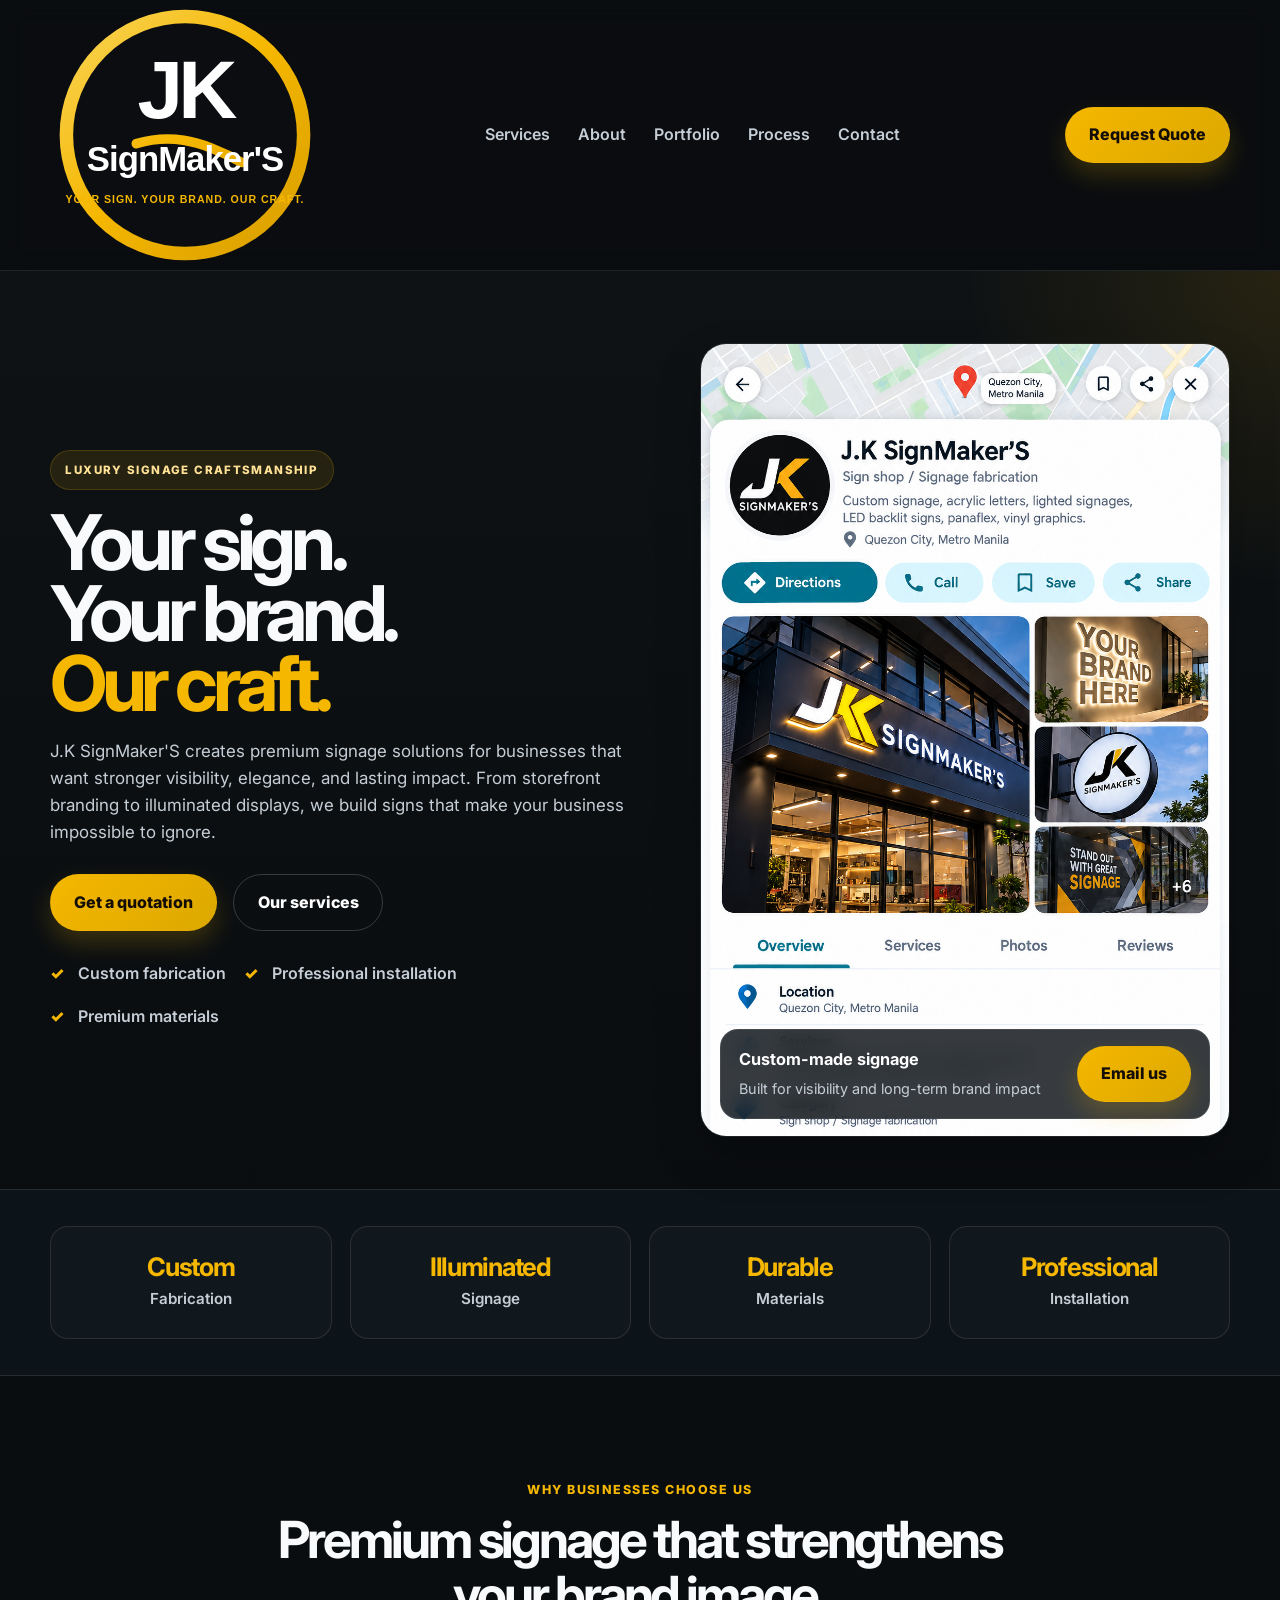
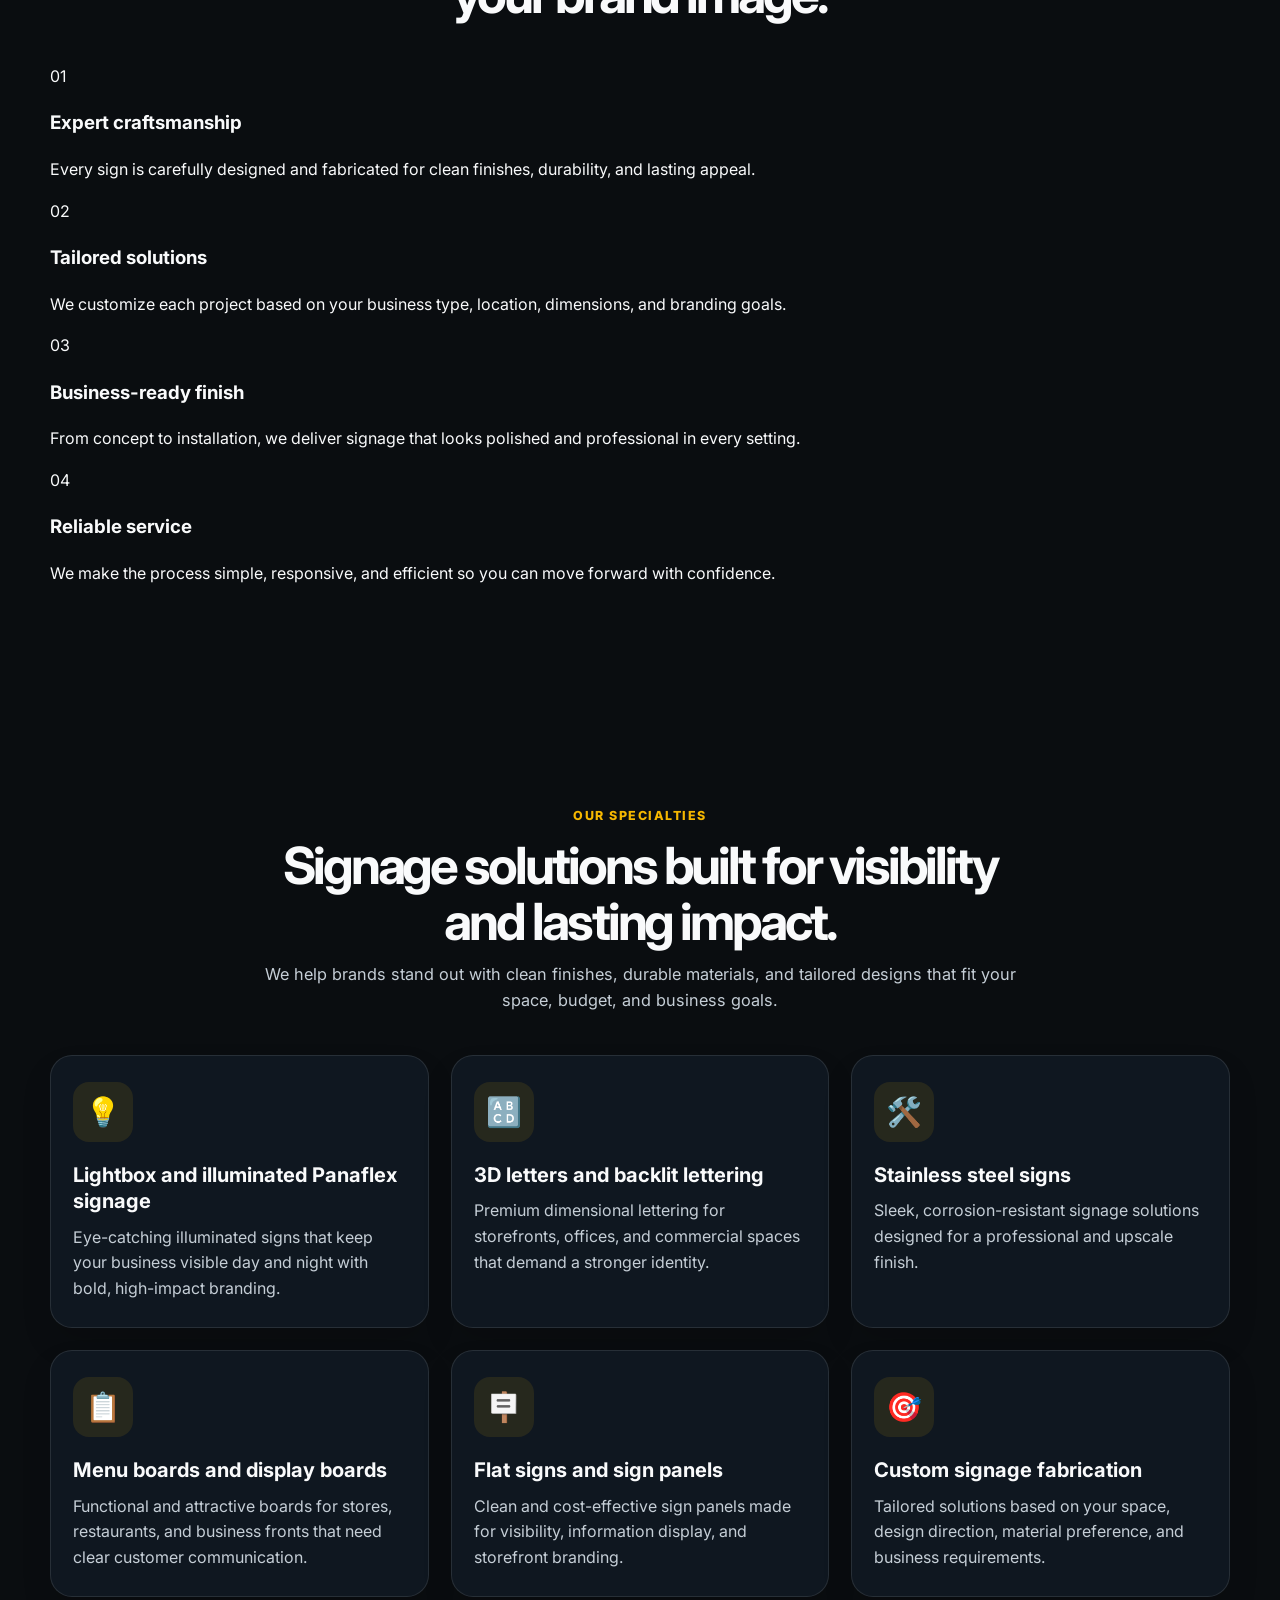
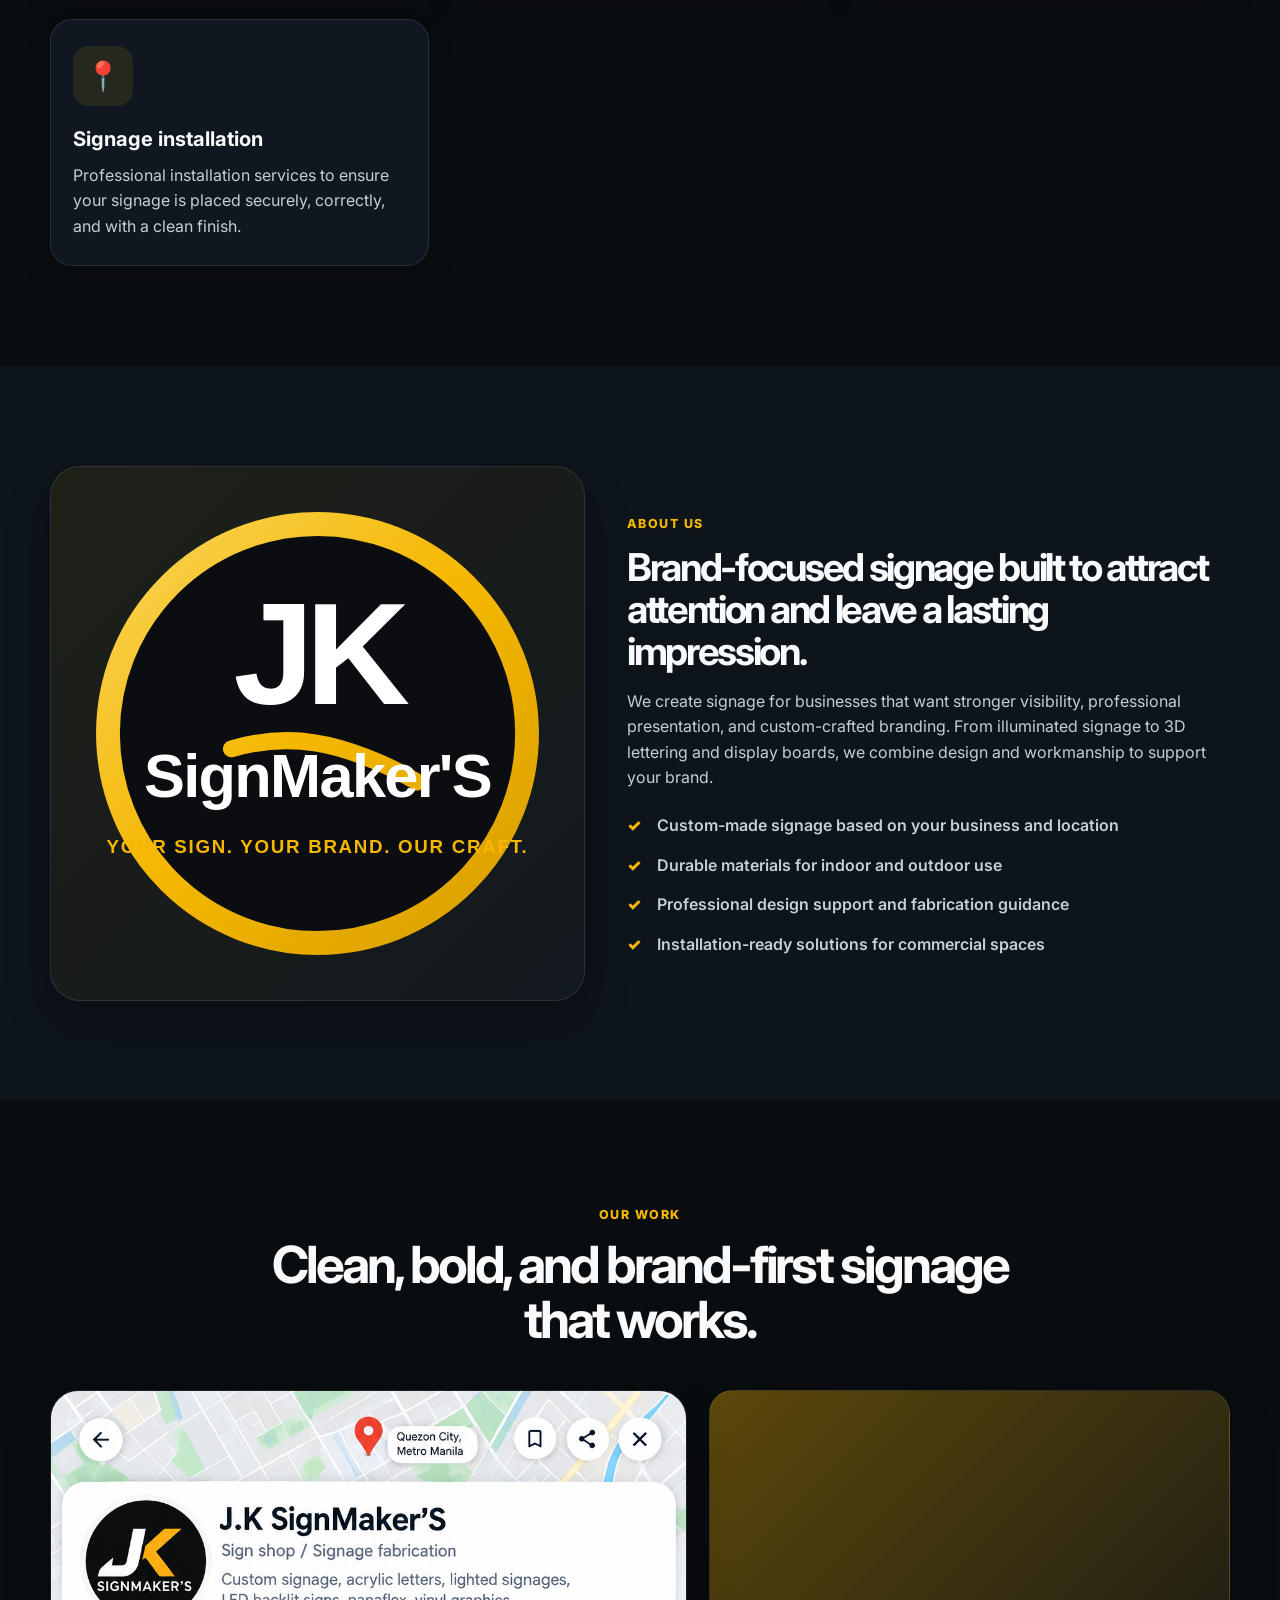
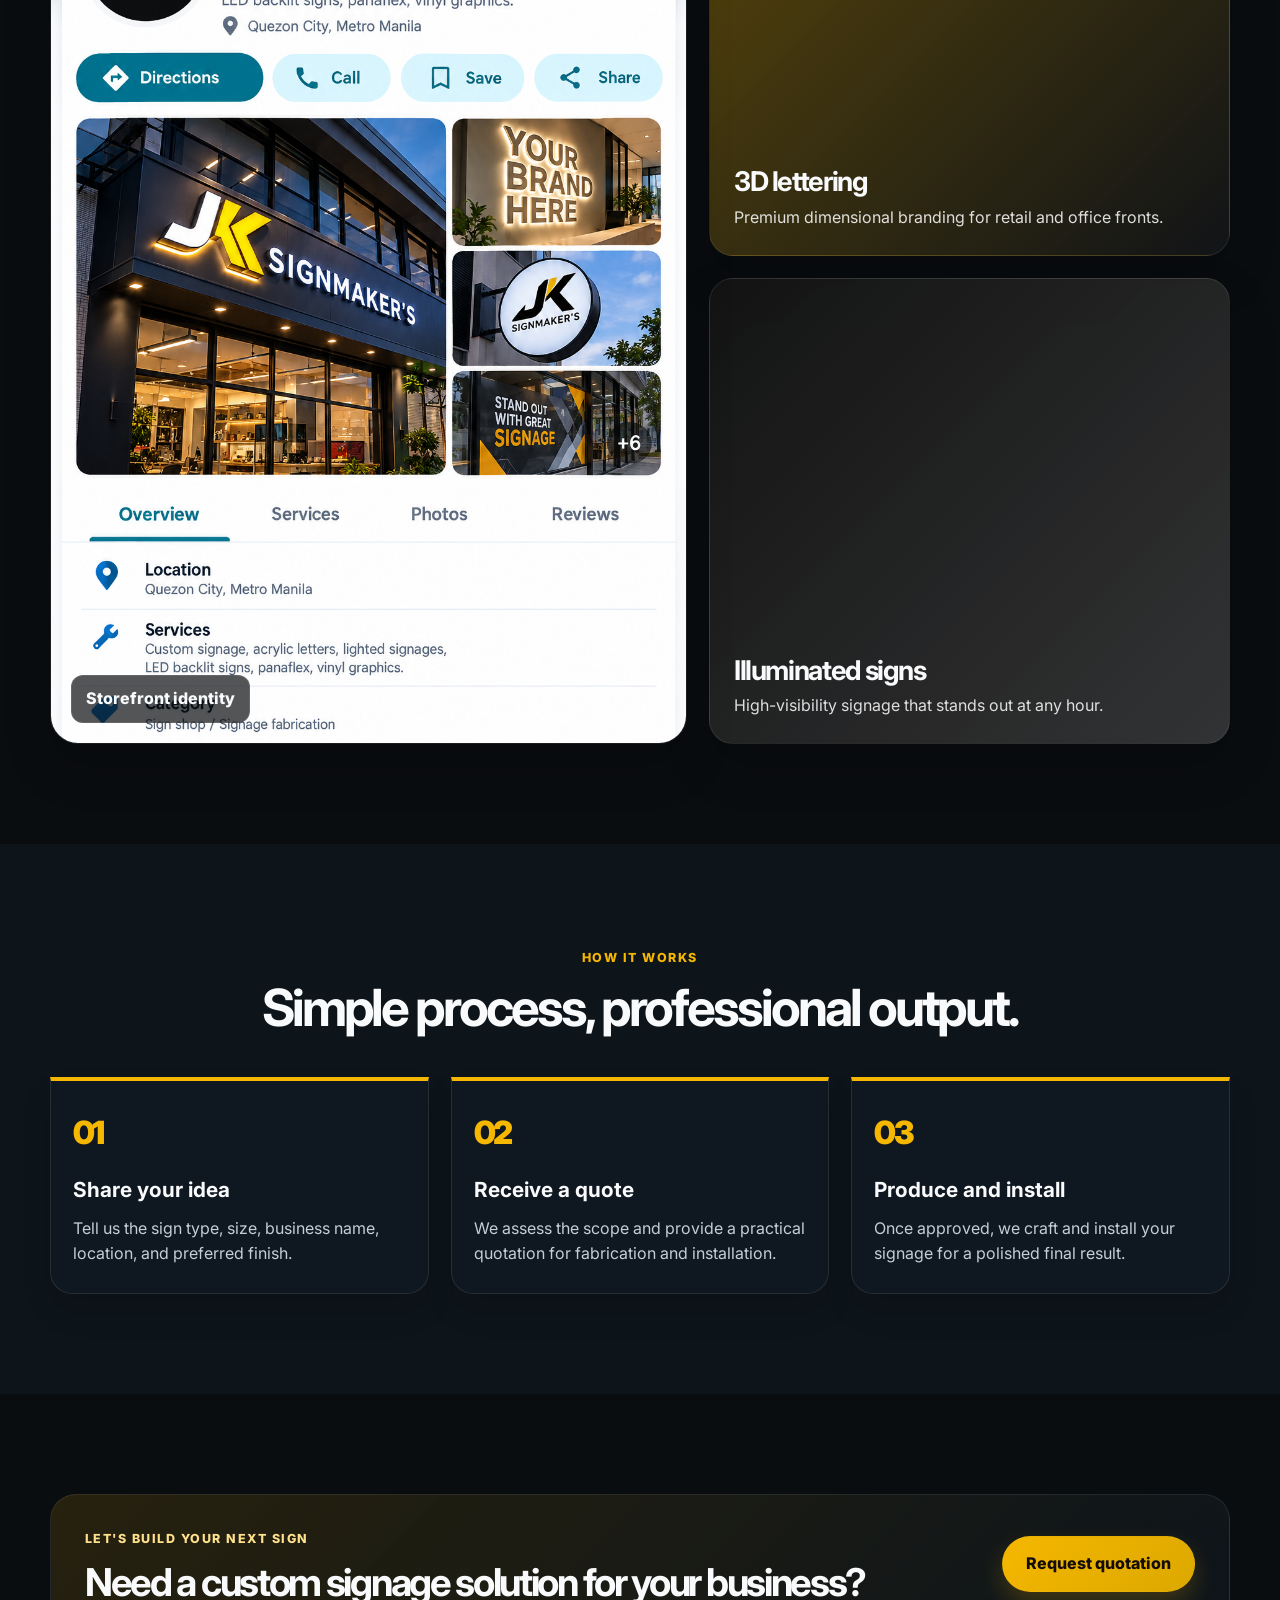
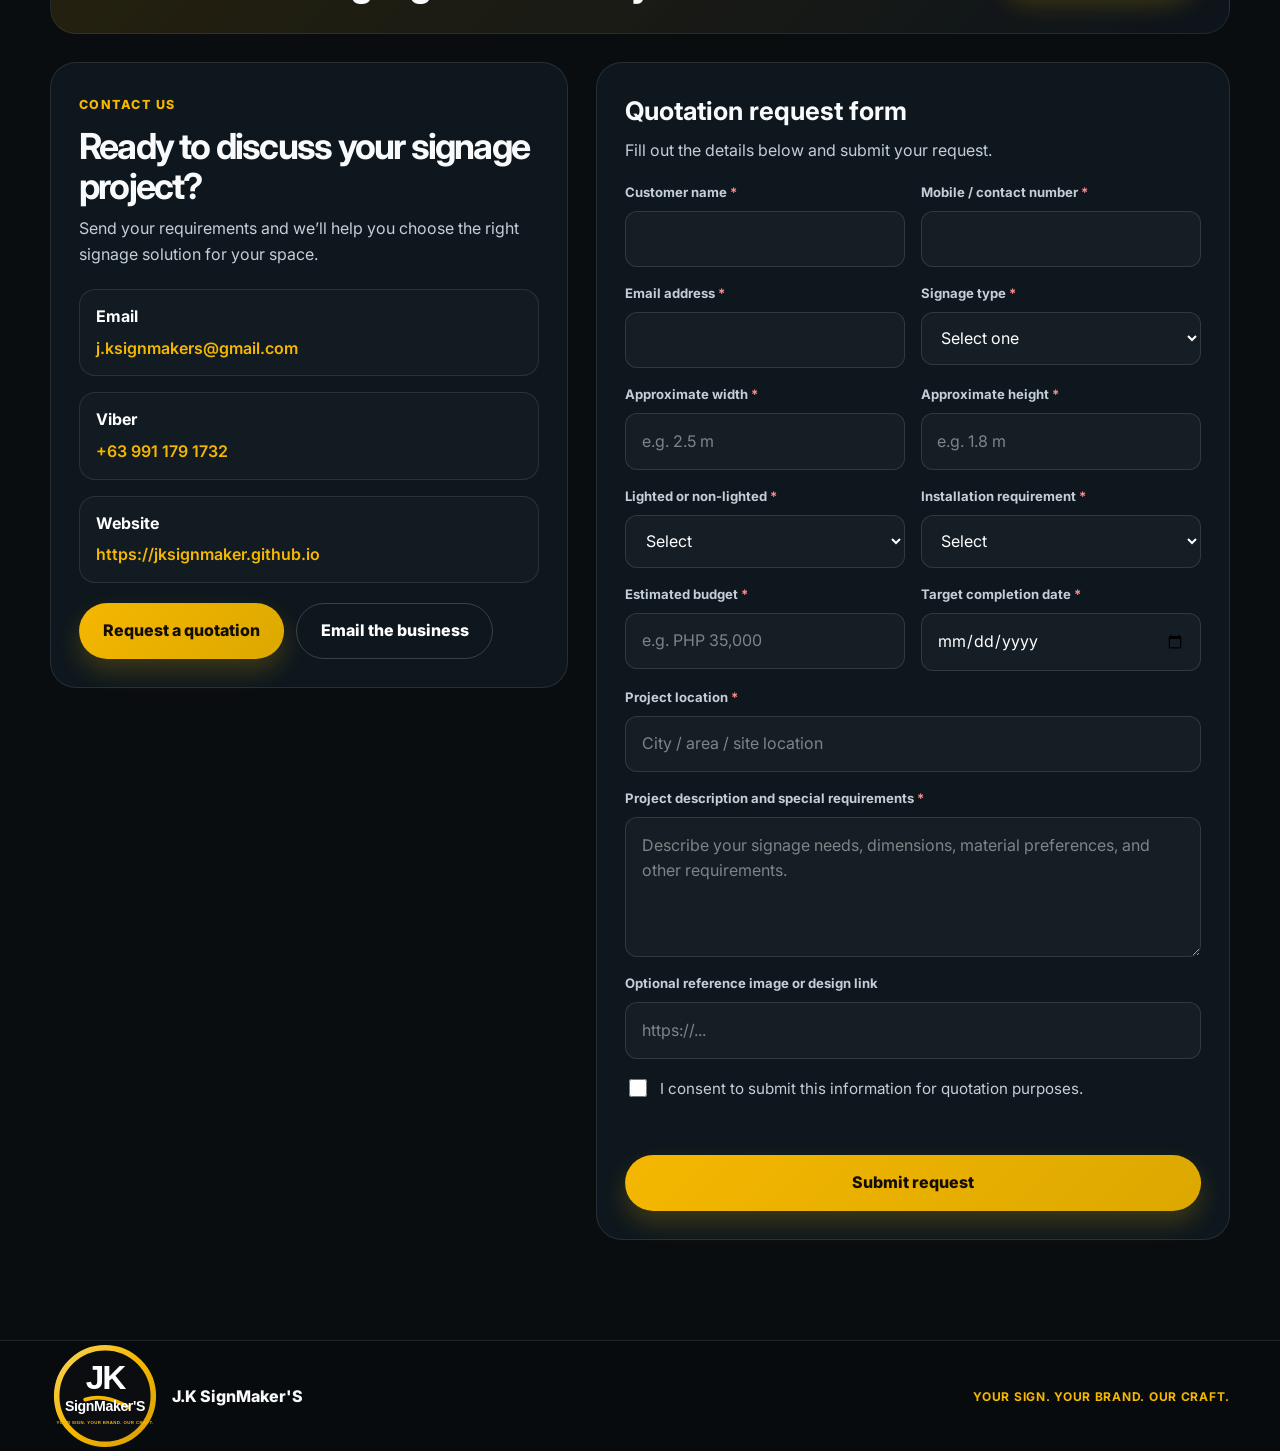
<file: index.html>
<!DOCTYPE html>
<html lang="en">
  <head>
    <meta charset="UTF-8" />
    <meta name="viewport" content="width=device-width, initial-scale=1.0" />
    <meta
      name="description"
      content="J.K SignMaker'S — premium signage fabrication, 3D letters, illuminated signage, stainless steel signs, menu boards, display boards, sign panels, and custom signage installation."
    />
    <meta name="theme-color" content="#0b0d10" />
    <title>J.K SignMaker'S | Custom Signage Fabrication</title>
    <link rel="preconnect" href="https://fonts.googleapis.com" />
    <link rel="preconnect" href="https://fonts.gstatic.com" crossorigin />
    <link href="https://fonts.googleapis.com/css2?family=Inter:wght@400;500;600;700;800;900&display=swap" rel="stylesheet" />
    <link rel="stylesheet" href="assets/style.css" />
    <script src="assets/script.js" defer></script>
  </head>
  <body>
    <header class="site-header">
      <div class="container nav-wrap">
        <a href="#home" class="brand" aria-label="J.K SignMaker'S home">
          <img src="assets/logo.svg" alt="J.K SignMaker'S logo" class="brand-logo" />
        </a>

        <nav class="main-nav" id="mainNav" aria-label="Main navigation">
          <a href="#services">Services</a>
          <a href="#about">About</a>
          <a href="#portfolio">Portfolio</a>
          <a href="#process">Process</a>
          <a href="#contact">Contact</a>
        </nav>

        <div class="nav-actions">
          <a href="#contact" class="btn btn-primary">Request Quote</a>
          <button class="menu-toggle" type="button" aria-label="Toggle menu" aria-expanded="false">
            <span></span><span></span><span></span>
          </button>
        </div>
      </div>
    </header>

    <main id="home">
      <section class="hero">
        <div class="container hero-grid">
          <div class="hero-copy">
            <span class="eyebrow">Luxury signage craftsmanship</span>
            <h1>
              Your sign.<br />
              Your brand.<br />
              <span>Our craft.</span>
            </h1>
            <p>
              J.K SignMaker'S creates premium signage solutions for businesses that want stronger visibility,
              elegance, and lasting impact. From storefront branding to illuminated displays, we build signs
              that make your business impossible to ignore.
            </p>

            <div class="hero-actions">
              <a href="#contact" class="btn btn-primary">Get a quotation</a>
              <a href="#services" class="btn btn-secondary">Our services</a>
            </div>

            <ul class="quick-features" aria-label="Business strengths">
              <li>Custom fabrication</li>
              <li>Professional installation</li>
              <li>Premium materials</li>
            </ul>
          </div>

          <div class="hero-visual" aria-label="Showcase image for J.K SignMaker'S signage work">
            <div class="hero-image-wrap">
              <img src="assets/signage-showcase.png" alt="J.K SignMaker'S signage fabrication showcase" />
            </div>
            <div class="floating-card">
              <div>
                <strong>Custom-made signage</strong>
                <span>Built for visibility and long-term brand impact</span>
              </div>
              <a href="mailto:j.ksignmakers@gmail.com?subject=Signage%20Quotation%20Inquiry" class="btn btn-primary">Email us</a>
            </div>
          </div>
        </div>
      </section>

      <section class="stats-section">
        <div class="container stats-grid">
          <div class="stat-item">
            <strong>Custom</strong>
            <span>Fabrication</span>
          </div>
          <div class="stat-item">
            <strong>Illuminated</strong>
            <span>Signage</span>
          </div>
          <div class="stat-item">
            <strong>Durable</strong>
            <span>Materials</span>
          </div>
          <div class="stat-item">
            <strong>Professional</strong>
            <span>Installation</span>
          </div>
        </div>
      </section>

      <section class="section trust-section">
        <div class="container">
          <div class="section-head">
            <span class="kicker">Why businesses choose us</span>
            <h2>Premium signage that strengthens your brand image.</h2>
          </div>

          <div class="trust-grid">
            <article class="trust-card">
              <div class="trust-icon">01</div>
              <h3>Expert craftsmanship</h3>
              <p>Every sign is carefully designed and fabricated for clean finishes, durability, and lasting appeal.</p>
            </article>

            <article class="trust-card">
              <div class="trust-icon">02</div>
              <h3>Tailored solutions</h3>
              <p>We customize each project based on your business type, location, dimensions, and branding goals.</p>
            </article>

            <article class="trust-card">
              <div class="trust-icon">03</div>
              <h3>Business-ready finish</h3>
              <p>From concept to installation, we deliver signage that looks polished and professional in every setting.</p>
            </article>

            <article class="trust-card">
              <div class="trust-icon">04</div>
              <h3>Reliable service</h3>
              <p>We make the process simple, responsive, and efficient so you can move forward with confidence.</p>
            </article>
          </div>
        </div>
      </section>

      <section class="section" id="services">
        <div class="container">
          <div class="section-head">
            <span class="kicker">Our specialties</span>
            <h2>Signage solutions built for visibility and lasting impact.</h2>
            <p>
              We help brands stand out with clean finishes, durable materials, and tailored designs that
              fit your space, budget, and business goals.
            </p>
          </div>

          <div class="services-grid">
            <article class="service-card">
              <div class="service-icon">💡</div>
              <h3>Lightbox and illuminated Panaflex signage</h3>
              <p>
                Eye-catching illuminated signs that keep your business visible day and night with bold, high-impact branding.
              </p>
            </article>

            <article class="service-card">
              <div class="service-icon">🔠</div>
              <h3>3D letters and backlit lettering</h3>
              <p>
                Premium dimensional lettering for storefronts, offices, and commercial spaces that demand a stronger identity.
              </p>
            </article>

            <article class="service-card">
              <div class="service-icon">🛠️</div>
              <h3>Stainless steel signs</h3>
              <p>
                Sleek, corrosion-resistant signage solutions designed for a professional and upscale finish.
              </p>
            </article>

            <article class="service-card">
              <div class="service-icon">📋</div>
              <h3>Menu boards and display boards</h3>
              <p>
                Functional and attractive boards for stores, restaurants, and business fronts that need clear customer communication.
              </p>
            </article>

            <article class="service-card">
              <div class="service-icon">🪧</div>
              <h3>Flat signs and sign panels</h3>
              <p>
                Clean and cost-effective sign panels made for visibility, information display, and storefront branding.
              </p>
            </article>

            <article class="service-card">
              <div class="service-icon">🎯</div>
              <h3>Custom signage fabrication</h3>
              <p>
                Tailored solutions based on your space, design direction, material preference, and business requirements.
              </p>
            </article>

            <article class="service-card">
              <div class="service-icon">📍</div>
              <h3>Signage installation</h3>
              <p>
                Professional installation services to ensure your signage is placed securely, correctly, and with a clean finish.
              </p>
            </article>
          </div>
        </div>
      </section>

      <section class="section section-alt" id="about">
        <div class="container about-grid">
          <div class="about-visual">
            <img src="assets/logo.svg" alt="J.K SignMaker'S branding" />
          </div>

          <div class="about-copy">
            <span class="kicker">About us</span>
            <h2>Brand-focused signage built to attract attention and leave a lasting impression.</h2>
            <p>
              We create signage for businesses that want stronger visibility, professional presentation, and custom-crafted branding.
              From illuminated signage to 3D lettering and display boards, we combine design and workmanship to support your brand.
            </p>

            <ul class="check-list">
              <li>Custom-made signage based on your business and location</li>
              <li>Durable materials for indoor and outdoor use</li>
              <li>Professional design support and fabrication guidance</li>
              <li>Installation-ready solutions for commercial spaces</li>
            </ul>
          </div>
        </div>
      </section>

      <section class="section" id="portfolio">
        <div class="container">
          <div class="section-head">
            <span class="kicker">Our work</span>
            <h2>Clean, bold, and brand-first signage that works.</h2>
          </div>

          <div class="portfolio-grid">
            <div class="portfolio-feature">
              <img src="assets/signage-showcase.png" alt="Custom signage project showcase" />
              <div class="portfolio-badge">Storefront identity</div>
            </div>

            <div class="portfolio-stack">
              <article class="portfolio-mini portfolio-gold">
                <div>
                  <h3>3D lettering</h3>
                  <p>Premium dimensional branding for retail and office fronts.</p>
                </div>
              </article>

              <article class="portfolio-mini portfolio-dark">
                <div>
                  <h3>Illuminated signs</h3>
                  <p>High-visibility signage that stands out at any hour.</p>
                </div>
              </article>
            </div>
          </div>
        </div>
      </section>

      <section class="section section-alt" id="process">
        <div class="container">
          <div class="section-head">
            <span class="kicker">How it works</span>
            <h2>Simple process, professional output.</h2>
          </div>

          <div class="steps-grid">
            <article class="step-card">
              <span class="step-number">01</span>
              <h3>Share your idea</h3>
              <p>Tell us the sign type, size, business name, location, and preferred finish.</p>
            </article>

            <article class="step-card">
              <span class="step-number">02</span>
              <h3>Receive a quote</h3>
              <p>We assess the scope and provide a practical quotation for fabrication and installation.</p>
            </article>

            <article class="step-card">
              <span class="step-number">03</span>
              <h3>Produce and install</h3>
              <p>Once approved, we craft and install your signage for a polished final result.</p>
            </article>
          </div>
        </div>
      </section>

      <section class="section" id="contact">
        <div class="container contact-shell">
          <div class="cta-box">
            <div>
              <span class="kicker light">Let's build your next sign</span>
              <h2>Need a custom signage solution for your business?</h2>
            </div>
            <a href="#quote-form" class="btn btn-primary">Request quotation</a>
          </div>

          <div class="contact-grid">
            <div class="contact-details">
              <span class="kicker">Contact us</span>
              <h2>Ready to discuss your signage project?</h2>
              <p>Send your requirements and we’ll help you choose the right signage solution for your space.</p>

              <div class="contact-list">
                <div class="contact-item">
                  <strong>Email</strong>
                  <a href="mailto:j.ksignmakers@gmail.com">j.ksignmakers@gmail.com</a>
                </div>
                <div class="contact-item">
                  <strong>Viber</strong>
                  <a href="viber://chat?number=%2B639911791732">+63 991 179 1732</a>
                </div>
                <div class="contact-item">
                  <strong>Website</strong>
                  <a href="https://jksignmaker.github.io">https://jksignmaker.github.io</a>
                </div>
              </div>

              <div class="action-row">
                <a href="#quote-form" class="btn btn-primary">Request a quotation</a>
                <a href="mailto:j.ksignmakers@gmail.com?subject=Quotation%20Request" class="btn btn-secondary">Email the business</a>
              </div>
            </div>

            <form id="quote-form" class="quote-form" novalidate>
              <div class="form-header">
                <h3>Quotation request form</h3>
                <p>Fill out the details below and submit your request.</p>
              </div>

              <div class="form-grid">
                <div class="field">
                  <label for="customerName">Customer name <span>*</span></label>
                  <input id="customerName" name="customerName" type="text" required />
                </div>

                <div class="field">
                  <label for="contactNumber">Mobile / contact number <span>*</span></label>
                  <input id="contactNumber" name="contactNumber" type="tel" required />
                </div>

                <div class="field">
                  <label for="emailAddress">Email address <span>*</span></label>
                  <input id="emailAddress" name="emailAddress" type="email" required />
                </div>

                <div class="field">
                  <label for="signageType">Signage type <span>*</span></label>
                  <select id="signageType" name="signageType" required>
                    <option value="">Select one</option>
                    <option>Lightbox and illuminated Panaflex signage</option>
                    <option>3D letters and backlit lettering</option>
                    <option>Stainless steel signs</option>
                    <option>Menu boards and display boards</option>
                    <option>Flat signs and sign panels</option>
                    <option>Custom signage fabrication</option>
                    <option>Signage installation</option>
                    <option>Other / not sure yet</option>
                  </select>
                </div>

                <div class="field">
                  <label for="width">Approximate width <span>*</span></label>
                  <input id="width" name="width" type="text" placeholder="e.g. 2.5 m" required />
                </div>

                <div class="field">
                  <label for="height">Approximate height <span>*</span></label>
                  <input id="height" name="height" type="text" placeholder="e.g. 1.8 m" required />
                </div>

                <div class="field">
                  <label for="lighting">Lighted or non-lighted <span>*</span></label>
                  <select id="lighting" name="lighting" required>
                    <option value="">Select</option>
                    <option>Lighted</option>
                    <option>Non-lighted</option>
                    <option>Not sure yet</option>
                  </select>
                </div>

                <div class="field">
                  <label for="installation">Installation requirement <span>*</span></label>
                  <select id="installation" name="installation" required>
                    <option value="">Select</option>
                    <option>Required</option>
                    <option>Not required</option>
                    <option>Need assistance to confirm</option>
                  </select>
                </div>

                <div class="field">
                  <label for="budget">Estimated budget <span>*</span></label>
                  <input id="budget" name="budget" type="text" placeholder="e.g. PHP 35,000" required />
                </div>

                <div class="field">
                  <label for="completionDate">Target completion date <span>*</span></label>
                  <input id="completionDate" name="completionDate" type="date" required />
                </div>

                <div class="field field-full">
                  <label for="projectLocation">Project location <span>*</span></label>
                  <input id="projectLocation" name="projectLocation" type="text" placeholder="City / area / site location" required />
                </div>

                <div class="field field-full">
                  <label for="projectDescription">Project description and special requirements <span>*</span></label>
                  <textarea id="projectDescription" name="projectDescription" required placeholder="Describe your signage needs, dimensions, material preferences, and other requirements."></textarea>
                </div>

                <div class="field field-full">
                  <label for="referenceLink">Optional reference image or design link</label>
                  <input id="referenceLink" name="referenceLink" type="url" placeholder="https://..." />
                </div>
              </div>

              <label class="checkbox-wrap" for="consent">
                <input id="consent" name="consent" type="checkbox" required />
                <span>I consent to submit this information for quotation purposes.</span>
              </label>

              <div id="formMessage" class="form-message" aria-live="polite"></div>

              <button class="btn btn-primary submit-btn" type="submit">Submit request</button>
            </form>
          </div>
        </div>
      </section>
    </main>

    <footer class="site-footer">
      <div class="container footer-row">
        <div class="footer-brand">
          <img src="assets/logo.svg" alt="J.K SignMaker'S logo" />
          <span>J.K SignMaker'S</span>
        </div>
        <p>YOUR SIGN. YOUR BRAND. OUR CRAFT.</p>
      </div>
    </footer>
  </body>
</html>
</file>
<file: assets/style.css>
* {
  box-sizing: border-box;
}

:root {
  --bg: #0a0d10;
  --bg-soft: #10161b;
  --panel: #111821;
  --panel-2: #171f28;
  --text: #f9fafb;
  --muted: #c5ced6;
  --gold: #f5b700;
  --gold-soft: rgba(245, 183, 0, 0.12);
  --gold-strong: #dca800;
  --line: rgba(255, 255, 255, 0.1);
  --white: #ffffff;
  --shadow: 0 22px 46px rgba(0, 0, 0, 0.22);
  --container: 1180px;
}

html {
  scroll-behavior: smooth;
}

body {
  margin: 0;
  font-family: "Inter", Arial, sans-serif;
  font-size: 16px;
  line-height: 1.6;
  color: var(--text);
  background: var(--bg);
}

a {
  color: inherit;
  text-decoration: none;
}

img {
  max-width: 100%;
  display: block;
}

button,
input,
select,
textarea {
  font: inherit;
}

.container {
  width: min(var(--container), calc(100% - 32px));
  margin: 0 auto;
}

.section {
  padding: 100px 0;
}

.section-alt {
  background: #0d141a;
}

.kicker {
  display: inline-block;
  margin-bottom: 12px;
  font-size: 0.78rem;
  font-weight: 800;
  letter-spacing: 0.12em;
  text-transform: uppercase;
  color: var(--gold);
}

.kicker.light {
  color: #ffe18d;
}

.site-header {
  position: sticky;
  top: 0;
  z-index: 40;
  background: rgba(10, 13, 16, 0.9);
  backdrop-filter: blur(12px);
  border-bottom: 1px solid var(--line);
}

.nav-wrap {
  display: flex;
  align-items: center;
  justify-content: space-between;
  gap: 16px;
  min-height: 82px;
}

.brand {
  display: inline-flex;
  align-items: center;
}

.brand-logo {
  width: clamp(180px, 26vw, 270px);
  height: auto;
}

.main-nav {
  display: flex;
  align-items: center;
  gap: 28px;
  font-weight: 600;
  color: var(--muted);
}

.main-nav a {
  transition: color 0.2s ease;
}

.main-nav a:hover,
.main-nav a:focus-visible {
  color: var(--white);
}

.nav-actions {
  display: flex;
  align-items: center;
  gap: 16px;
}

.btn {
  display: inline-flex;
  align-items: center;
  justify-content: center;
  padding: 0.9rem 1.45rem;
  border-radius: 999px;
  border: 1px solid transparent;
  font-weight: 800;
  transition: transform 0.2s ease, opacity 0.2s ease, border-color 0.2s ease, box-shadow 0.2s ease;
}

.btn:hover,
.btn:focus-visible {
  transform: translateY(-1px);
}

.btn-primary {
  background: linear-gradient(135deg, var(--gold), var(--gold-strong));
  color: #130d06;
  box-shadow: 0 12px 24px rgba(245, 183, 0, 0.2);
}

.btn-secondary {
  background: transparent;
  color: var(--white);
  border-color: rgba(255, 255, 255, 0.18);
}

.menu-toggle {
  display: none;
  width: 46px;
  height: 46px;
  border: 1px solid var(--line);
  background: rgba(255, 255, 255, 0.02);
  border-radius: 12px;
  padding: 0;
  cursor: pointer;
}

.menu-toggle span {
  display: block;
  width: 22px;
  height: 2px;
  margin: 5px auto;
  background: var(--white);
  border-radius: 99px;
}

.hero {
  padding: 72px 0 52px;
  background:
    radial-gradient(circle at top right, rgba(245, 183, 0, 0.1), transparent 20%),
    linear-gradient(180deg, rgba(15, 18, 20, 1) 0%, rgba(10, 13, 16, 1) 100%);
}

.hero-grid {
  display: grid;
  grid-template-columns: 1.05fr 0.95fr;
  align-items: center;
  gap: clamp(32px, 5vw, 74px);
}

.hero-copy h1 {
  margin: 0 0 18px;
  font-size: clamp(3rem, 6vw, 5rem);
  line-height: 0.92;
  letter-spacing: -0.07em;
}

.hero-copy h1 span {
  color: var(--gold);
}

.hero-copy p {
  max-width: 620px;
  margin: 0;
  color: var(--muted);
  font-size: 1.06rem;
}

.eyebrow {
  display: inline-block;
  margin-bottom: 18px;
  background: rgba(245, 183, 0, 0.1);
  border: 1px solid rgba(245, 183, 0, 0.18);
  color: #ffe296;
  padding: 0.6rem 0.9rem;
  border-radius: 999px;
  font-size: 0.72rem;
  font-weight: 800;
  letter-spacing: 0.12em;
  text-transform: uppercase;
}

.hero-actions {
  display: flex;
  align-items: center;
  flex-wrap: wrap;
  gap: 16px;
  margin-top: 28px;
}

.quick-features {
  display: flex;
  flex-wrap: wrap;
  gap: 18px;
  list-style: none;
  margin: 30px 0 0;
  padding: 0;
  color: var(--muted);
  font-weight: 600;
}

.quick-features li {
  position: relative;
  padding-left: 28px;
}

.quick-features li::before {
  content: "✓";
  position: absolute;
  left: 0;
  top: 0;
  color: var(--gold);
  font-weight: 900;
}

.hero-visual {
  position: relative;
}

.hero-image-wrap {
  border-radius: 26px;
  overflow: hidden;
  border: 1px solid rgba(255, 255, 255, 0.08);
  box-shadow: var(--shadow);
}

.hero-image-wrap img {
  width: 100%;
  min-height: 480px;
  object-fit: cover;
  display: block;
}

.floating-card {
  position: absolute;
  left: 20px;
  right: 20px;
  bottom: 18px;
  display: flex;
  align-items: center;
  justify-content: space-between;
  gap: 16px;
  padding: 16px 18px;
  background: rgba(11, 17, 21, 0.82);
  border: 1px solid rgba(255, 255, 255, 0.08);
  border-radius: 18px;
  backdrop-filter: blur(10px);
}

.floating-card strong {
  display: block;
  font-size: 1.02rem;
  margin-bottom: 4px;
  color: var(--white);
}

.floating-card span {
  color: var(--muted);
  font-size: 0.9rem;
}

.stats-section {
  background: #0d1419;
  border-top: 1px solid var(--line);
  border-bottom: 1px solid var(--line);
}

.stats-grid {
  display: grid;
  grid-template-columns: repeat(4, minmax(0, 1fr));
  gap: 18px;
  padding: 36px 0;
}

.stat-item {
  padding: 26px 20px;
  border: 1px solid var(--line);
  border-radius: 18px;
  background: rgba(255, 255, 255, 0.02);
  text-align: center;
}

.stat-item strong {
  display: block;
  color: var(--gold);
  font-size: clamp(1.4rem, 2vw, 2rem);
  line-height: 1.1;
  letter-spacing: -0.05em;
}

.stat-item span {
  display: block;
  margin-top: 6px;
  color: var(--muted);
  font-size: 0.95rem;
  font-weight: 600;
}

.section-head {
  max-width: 760px;
  margin: 0 auto 42px;
  text-align: center;
}

.section-head h2 {
  margin: 0 0 12px;
  font-size: clamp(2.2rem, 4vw, 3.25rem);
  line-height: 1.08;
  letter-spacing: -0.06em;
}

.section-head p {
  margin: 0;
  color: var(--muted);
  font-size: 1.02rem;
}

.services-grid {
  display: grid;
  grid-template-columns: repeat(3, minmax(0, 1fr));
  gap: 22px;
}

.service-card {
  background: #0f1720;
  border: 1px solid var(--line);
  border-radius: 22px;
  padding: 26px 22px;
  box-shadow: 0 16px 30px rgba(0, 0, 0, 0.12);
  transition: transform 0.2s ease, border-color 0.2s ease;
}

.service-card:hover {
  transform: translateY(-5px);
  border-color: rgba(245, 183, 0, 0.4);
}

.service-icon {
  width: 60px;
  height: 60px;
  display: grid;
  place-items: center;
  border-radius: 16px;
  background: rgba(245, 183, 0, 0.1);
  font-size: 1.8rem;
  margin-bottom: 20px;
}

.service-card h3 {
  margin: 0 0 10px;
  font-size: 1.26rem;
  line-height: 1.3;
}

.service-card p {
  margin: 0;
  color: var(--muted);
}

.about-grid {
  display: grid;
  grid-template-columns: 0.94fr 1.06fr;
  gap: 42px;
  align-items: center;
}

.about-visual {
  background: linear-gradient(135deg, rgba(245, 183, 0, 0.08), rgba(255, 255, 255, 0.02));
  border-radius: 30px;
  border: 1px solid var(--line);
  padding: 28px;
  box-shadow: var(--shadow);
}

.about-visual img {
  width: 100%;
  border-radius: 18px;
}

.about-copy h2 {
  margin: 0 0 16px;
  font-size: clamp(2rem, 3vw, 2.9rem);
  line-height: 1.1;
  letter-spacing: -0.06em;
}

.about-copy p {
  margin: 0 0 22px;
  color: var(--muted);
}

.check-list {
  display: grid;
  gap: 14px;
  list-style: none;
  margin: 0;
  padding: 0;
  color: var(--text);
  font-weight: 600;
}

.check-list li {
  position: relative;
  padding-left: 30px;
  color: var(--muted);
}

.check-list li::before {
  content: "✓";
  position: absolute;
  left: 0;
  top: 0;
  color: var(--gold);
  font-weight: 900;
}

.portfolio-grid {
  display: grid;
  grid-template-columns: 1.1fr 0.9fr;
  gap: 22px;
}

.portfolio-feature {
  position: relative;
  min-height: 460px;
  border-radius: 28px;
  overflow: hidden;
  border: 1px solid rgba(255, 255, 255, 0.08);
  box-shadow: var(--shadow);
}

.portfolio-feature img {
  width: 100%;
  height: 100%;
  object-fit: cover;
}

.portfolio-badge {
  position: absolute;
  left: 20px;
  bottom: 20px;
  background: rgba(10, 13, 16, 0.7);
  border: 1px solid rgba(255, 255, 255, 0.1);
  border-radius: 12px;
  padding: 10px 14px;
  font-weight: 800;
}

.portfolio-stack {
  display: grid;
  gap: 22px;
}

.portfolio-mini {
  min-height: 219px;
  display: flex;
  align-items: flex-end;
  padding: 24px;
  border-radius: 24px;
  border: 1px solid rgba(255, 255, 255, 0.08);
  background: linear-gradient(135deg, #1a1d22, #3d3d35);
  box-shadow: var(--shadow);
}

.portfolio-gold {
  background: linear-gradient(135deg, rgba(245, 183, 0, 0.35), rgba(18, 21, 24, 0.9));
}

.portfolio-dark {
  background: linear-gradient(135deg, rgba(20, 20, 20, 0.95), rgba(68, 68, 68, 0.7));
}

.portfolio-mini h3 {
  margin: 0 0 8px;
  font-size: 1.7rem;
  line-height: 1.1;
  letter-spacing: -0.05em;
}

.portfolio-mini p {
  margin: 0;
  color: rgba(255, 255, 255, 0.85);
}

.steps-grid {
  display: grid;
  grid-template-columns: repeat(3, minmax(0, 1fr));
  gap: 22px;
}

.step-card {
  background: #0f1720;
  border: 1px solid var(--line);
  border-top: 4px solid var(--gold);
  border-radius: 0 0 22px 22px;
  padding: 26px 22px;
  box-shadow: 0 18px 30px rgba(0, 0, 0, 0.1);
}

.step-number {
  display: inline-block;
  font-size: 2rem;
  font-weight: 900;
  letter-spacing: -0.08em;
  color: var(--gold);
}

.step-card h3 {
  margin: 14px 0 10px;
  font-size: 1.3rem;
}

.step-card p {
  margin: 0;
  color: var(--muted);
}

.contact-shell {
  display: grid;
  gap: 28px;
}

.cta-box {
  display: flex;
  align-items: center;
  justify-content: space-between;
  gap: 20px;
  padding: 30px 34px;
  border: 1px solid rgba(255, 255, 255, 0.08);
  border-radius: 26px;
  background: linear-gradient(135deg, rgba(245, 183, 0, 0.12), rgba(15, 23, 31, 0.75));
}

.cta-box h2 {
  margin: 0;
  font-size: clamp(2rem, 3vw, 3rem);
  line-height: 1.1;
  letter-spacing: -0.06em;
}

.contact-grid {
  display: grid;
  grid-template-columns: 0.9fr 1.1fr;
  gap: 28px;
  align-items: start;
}

.contact-details,
.quote-form {
  background: #0e171d;
  border: 1px solid var(--line);
  border-radius: 26px;
  padding: 28px;
}

.contact-details h2 {
  margin: 0 0 10px;
  font-size: clamp(2rem, 2.8vw, 2.8rem);
  line-height: 1.1;
  letter-spacing: -0.05em;
}

.contact-details p {
  margin: 0 0 22px;
  color: var(--muted);
}

.contact-list {
  display: grid;
  gap: 16px;
  margin-bottom: 20px;
}

.contact-item {
  display: grid;
  gap: 6px;
  padding: 14px 16px;
  border: 1px solid var(--line);
  border-radius: 16px;
  background: rgba(255, 255, 255, 0.02);
}

.contact-item strong {
  color: var(--white);
}

.contact-item a {
  color: var(--gold);
  font-weight: 600;
}

.action-row {
  display: flex;
  flex-wrap: wrap;
  gap: 12px;
}

.form-header h3 {
  margin: 0 0 6px;
  font-size: 1.6rem;
}

.form-header p {
  margin: 0 0 18px;
  color: var(--muted);
}

.form-grid {
  display: grid;
  grid-template-columns: repeat(2, minmax(0, 1fr));
  gap: 16px;
}

.field {
  display: flex;
  flex-direction: column;
  gap: 8px;
}

.field-full {
  grid-column: 1 / -1;
}

.field label {
  font-size: 0.82rem;
  font-weight: 700;
  color: var(--muted);
}

.field label span {
  color: #ff8c8c;
}

.field input,
.field select,
.field textarea {
  width: 100%;
  border: 1px solid rgba(255, 255, 255, 0.12);
  background: rgba(255, 255, 255, 0.03);
  border-radius: 12px;
  padding: 0.9rem 0.95rem;
  color: var(--white);
}

.field textarea {
  min-height: 140px;
  resize: vertical;
}

.field input::placeholder,
.field textarea::placeholder {
  color: rgba(255, 255, 255, 0.45);
}

.checkbox-wrap {
  display: flex;
  align-items: flex-start;
  gap: 10px;
  margin: 18px 0 12px;
  color: var(--muted);
  font-size: 0.95rem;
}

.checkbox-wrap input {
  width: 18px;
  height: 18px;
  margin-top: 2px;
}

.form-message {
  min-height: 24px;
  margin-bottom: 12px;
  font-weight: 600;
}

.form-message.success {
  color: #7fe7bb;
}

.form-message.error {
  color: #ffb3b3;
}

.submit-btn {
  width: 100%;
  margin-top: 6px;
}

.site-footer {
  background: #070b0d;
  border-top: 1px solid var(--line);
}

.footer-row {
  display: flex;
  align-items: center;
  justify-content: space-between;
  gap: 16px;
  min-height: 88px;
}

.footer-brand {
  display: inline-flex;
  align-items: center;
  gap: 12px;
  font-weight: 800;
}

.footer-brand img {
  width: 110px;
}

.site-footer p {
  margin: 0;
  color: var(--gold);
  font-weight: 700;
  letter-spacing: 0.06em;
  text-transform: uppercase;
  font-size: 0.75rem;
}

@media (max-width: 980px) {
  .main-nav {
    position: absolute;
    top: 82px;
    left: 16px;
    right: 16px;
    display: none;
    flex-direction: column;
    align-items: flex-start;
    gap: 18px;
    background: rgba(11, 17, 21, 0.98);
    border: 1px solid var(--line);
    border-radius: 18px;
    padding: 20px 18px;
  }

  .main-nav.is-open {
    display: flex;
  }

  .menu-toggle {
    display: block;
  }

  .hero-grid,
  .about-grid,
  .portfolio-grid,
  .contact-grid {
    grid-template-columns: 1fr;
  }

  .services-grid,
  .steps-grid {
    grid-template-columns: repeat(2, minmax(0, 1fr));
  }

  .stats-grid {
    grid-template-columns: repeat(2, minmax(0, 1fr));
  }

  .cta-box {
    flex-direction: column;
    align-items: flex-start;
  }
}

@media (max-width: 640px) {
  .section {
    padding: 78px 0;
  }

  .services-grid,
  .steps-grid,
  .stats-grid,
  .form-grid {
    grid-template-columns: 1fr;
  }

  .nav-wrap {
    min-height: 72px;
  }

  .nav-actions .btn {
    display: none;
  }

  .hero {
    padding-top: 52px;
  }

  .floating-card {
    position: static;
    margin-top: 12px;
    flex-direction: column;
    align-items: flex-start;
  }

  .footer-row {
    flex-direction: column;
    justify-content: center;
    text-align: center;
    padding: 18px 0;
  }
}
</file>
